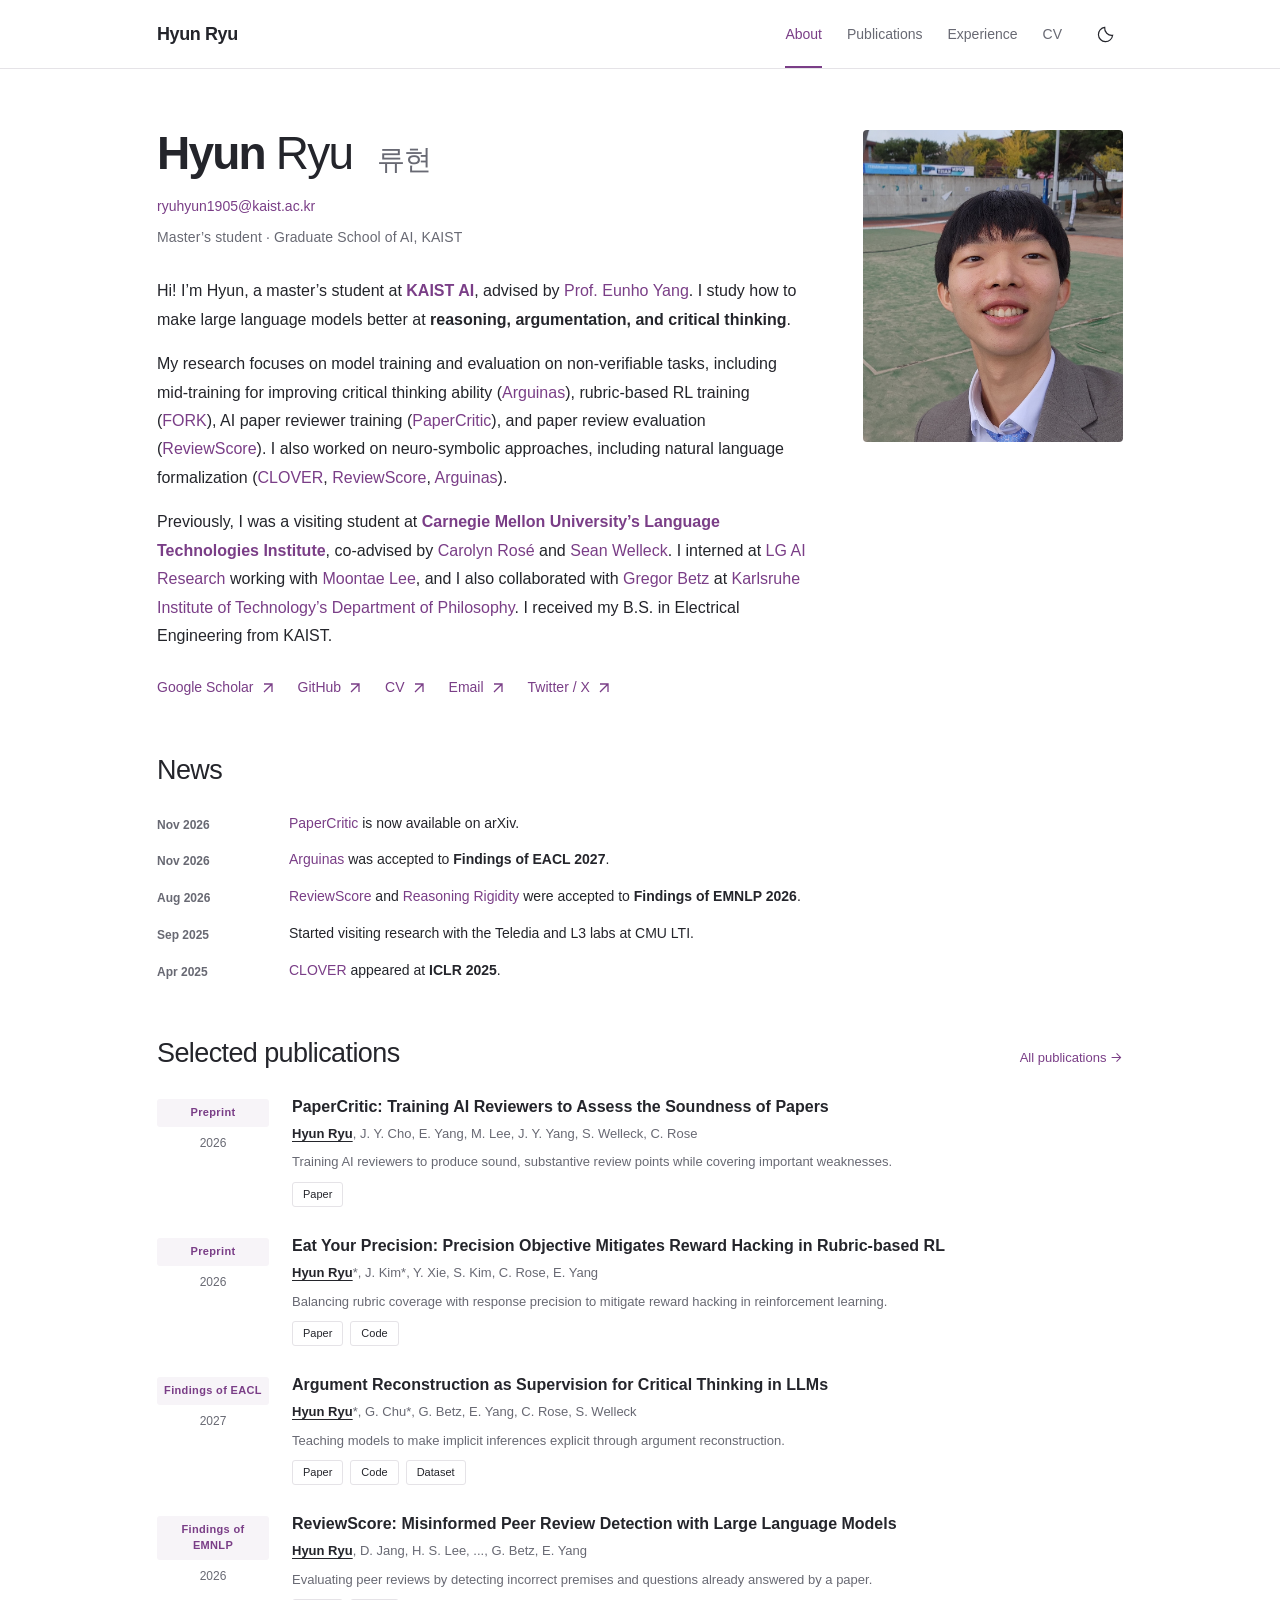
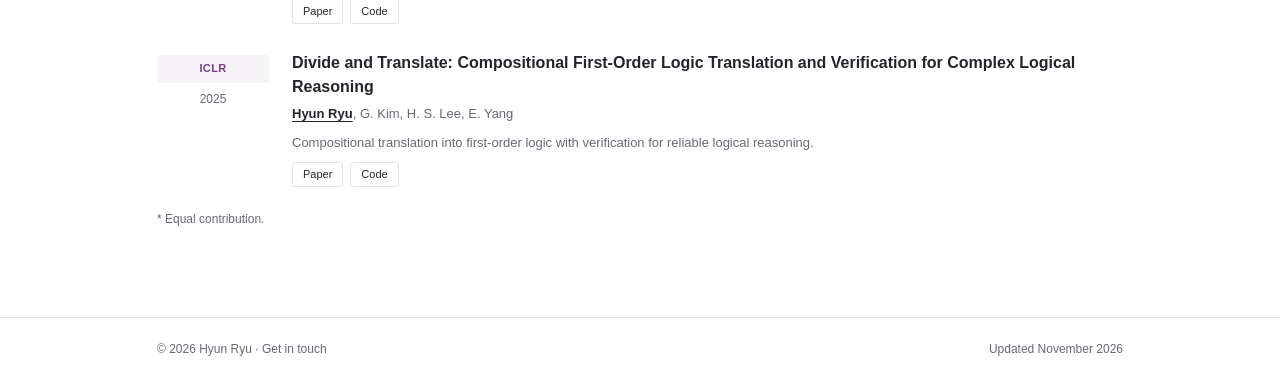
<file: index.html>
<!doctype html>
<html lang="en"><head><meta charset="utf-8"><meta name="viewport" content="width=device-width, initial-scale=1">
<title>Hyun Ryu | AI Researcher at KAIST</title><meta name="description" content="Hyun Ryu is a master’s student at KAIST researching LLM reasoning, argumentation, and reinforcement learning on non-verifiable tasks."><meta name="author" content="Hyun Ryu">
<meta name="theme-color" content="#7a3e87"><link rel="canonical" href="https://hyun-ryu.github.io/">
<meta property="og:title" content="Hyun Ryu | AI Researcher at KAIST"><meta property="og:description" content="Hyun Ryu is a master’s student at KAIST researching LLM reasoning, argumentation, and reinforcement learning on non-verifiable tasks."><meta property="og:type" content="website"><meta property="og:url" content="https://hyun-ryu.github.io/"><meta property="og:image" content="https://hyun-ryu.github.io/assets/hyun_casual.jpeg">
<link rel="icon" href="assets/favicon.svg" type="image/svg+xml"><link rel="stylesheet" href="assets/style.css">
<script>try{document.documentElement.dataset.theme=localStorage.getItem('hyun-theme')||'light'}catch{}</script>
<script src="assets/site.js" defer></script></head>
<body><a class="skip" href="#main">Skip to content</a><header><div class="nav-wrap"><a class="brand" href="index.html">Hyun Ryu</a><nav aria-label="Main navigation"><a href="index.html" aria-current="page">About</a><a href="publications.html">Publications</a><a href="experience.html">Experience</a><a href="assets/cv_hyun_2611_v2.pdf" target="_blank" rel="noopener">CV</a><button class="theme-toggle" type="button" aria-label="Switch to dark theme" title="Switch to dark theme"><svg class="moon" viewBox="0 0 24 24" fill="none" stroke="currentColor" stroke-width="1.5" aria-hidden="true"><path d="M21 13A9 9 0 0 1 11 3a9 9 0 1 0 10 10Z"/></svg><svg class="sun" viewBox="0 0 24 24" fill="none" stroke="currentColor" stroke-width="1.5" aria-hidden="true"><circle cx="12" cy="12" r="4"/><path d="M12 2v2m0 16v2M2 12h2m16 0h2M5 5l1.5 1.5m11 11L19 19M5 19l1.5-1.5m11-11L19 5"/></svg></button></nav></div></header>
<main class="container " id="main">
<section class="intro" aria-labelledby="name">
  <figure class="portrait"><img src="assets/hyun_casual.jpeg" alt="Hyun Ryu smiling outdoors" width="903" height="1081" fetchpriority="high"></figure>
  <div class="intro-copy"><h1 id="name"><strong>Hyun</strong> Ryu <span class="korean" lang="ko">류현</span></h1>
    <div class="intro-email"><a href="mailto:ryuhyun1905@kaist.ac.kr">ryuhyun1905@kaist.ac.kr</a></div>
    <p class="affiliation">Master’s student · Graduate School of AI, KAIST</p>
    <p>Hi! I’m Hyun, a master’s student at <strong><a href="https://gsai.kaist.ac.kr/" target="_blank" rel="noopener noreferrer">KAIST AI</a></strong>, advised by <a href="https://mli.kaist.ac.kr/people/" target="_blank" rel="noopener noreferrer">Prof. Eunho Yang</a>. I study how to make large language models better at <strong>reasoning, argumentation, and critical thinking</strong>.</p>
    <p>My research focuses on model training and evaluation on non-verifiable tasks, including mid-training for improving critical thinking ability (<a href="https://arxiv.org/abs/2603.17432" target="_blank" rel="noopener noreferrer">Arguinas</a>), rubric-based RL training (<a href="https://arxiv.org/abs/2610.33512" target="_blank" rel="noopener noreferrer">FORK</a>), AI paper reviewer training (<a href="https://arxiv.org/abs/2611.17834" target="_blank" rel="noopener noreferrer">PaperCritic</a>), and paper review evaluation (<a href="https://arxiv.org/abs/2509.21679" target="_blank" rel="noopener noreferrer">ReviewScore</a>). I also worked on neuro-symbolic approaches, including natural language formalization (<a href="https://openreview.net/forum?id=09FiNmvNMw" target="_blank" rel="noopener noreferrer">CLOVER</a>, <a href="https://arxiv.org/abs/2509.21679" target="_blank" rel="noopener noreferrer">ReviewScore</a>, <a href="https://arxiv.org/abs/2603.17432" target="_blank" rel="noopener noreferrer">Arguinas</a>).</p>
    <p>Previously, I was a visiting student at <strong><a href="https://www.lti.cs.cmu.edu/" target="_blank" rel="noopener noreferrer">Carnegie Mellon University’s Language Technologies Institute</a></strong>, co-advised by <a href="https://cp3a.github.io/" target="_blank" rel="noopener noreferrer">Carolyn Rosé</a> and <a href="https://wellecks.com/" target="_blank" rel="noopener noreferrer">Sean Welleck</a>. I interned at <a href="https://www.lgresearch.ai/" target="_blank" rel="noopener noreferrer">LG AI Research</a> working with <a href="https://moontae.github.io/" target="_blank" rel="noopener noreferrer">Moontae Lee</a>, and I also collaborated with <a href="https://www.gregorbetz.de/" target="_blank" rel="noopener noreferrer">Gregor Betz</a> at <a href="https://www.philosophie.kit.edu/" target="_blank" rel="noopener noreferrer">Karlsruhe Institute of Technology’s Department of Philosophy</a>. I received my B.S. in Electrical Engineering from KAIST.</p>
    <div class="contact-links" aria-label="Profile links"><a href="https://scholar.google.com/citations?user=DOoL4-QAAAAJ&amp;hl=en" target="_blank" rel="noopener noreferrer">Google Scholar <svg class="inline-icon" viewBox="0 0 16 16" fill="none" stroke="currentColor" stroke-width="1.3" aria-hidden="true"><path d="M4 12 12 4M4 4h8v8"/></svg></a><a href="https://github.com/Hyun-Ryu" target="_blank" rel="noopener noreferrer">GitHub <svg class="inline-icon" viewBox="0 0 16 16" fill="none" stroke="currentColor" stroke-width="1.3" aria-hidden="true"><path d="M4 12 12 4M4 4h8v8"/></svg></a><a href="assets/cv_hyun_2611_v2.pdf" target="_blank" rel="noopener">CV <svg class="inline-icon" viewBox="0 0 16 16" fill="none" stroke="currentColor" stroke-width="1.3" aria-hidden="true"><path d="M4 12 12 4M4 4h8v8"/></svg></a><a href="mailto:ryuhyun1905@kaist.ac.kr">Email <svg class="inline-icon" viewBox="0 0 16 16" fill="none" stroke="currentColor" stroke-width="1.3" aria-hidden="true"><path d="M4 12 12 4M4 4h8v8"/></svg></a><a href="https://x.com/hyuncho_1905" target="_blank" rel="noopener noreferrer">Twitter / X <svg class="inline-icon" viewBox="0 0 16 16" fill="none" stroke="currentColor" stroke-width="1.3" aria-hidden="true"><path d="M4 12 12 4M4 4h8v8"/></svg></a></div>
  </div>
</section>
<section class="section" id="news" aria-labelledby="news-title"><h2 id="news-title">News</h2><dl class="news">
<dt><time datetime="2026-11-16">Nov 2026</time></dt><dd><a href="https://arxiv.org/abs/2611.17834" target="_blank" rel="noopener noreferrer">PaperCritic</a> is now available on arXiv.</dd>
<dt><time datetime="2026-11-13">Nov 2026</time></dt><dd><a href="https://arxiv.org/abs/2603.17432" target="_blank" rel="noopener noreferrer">Arguinas</a> was accepted to <strong>Findings of EACL 2027</strong>.</dd>
<dt>Aug 2026</dt><dd><a href="https://arxiv.org/abs/2509.21679" target="_blank" rel="noopener noreferrer">ReviewScore</a> and <a href="https://arxiv.org/abs/2505.17225" target="_blank" rel="noopener noreferrer">Reasoning Rigidity</a> were accepted to <strong>Findings of EMNLP 2026</strong>.</dd>
<dt>Sep 2025</dt><dd>Started visiting research with the Teledia and L3 labs at CMU LTI.</dd>
<dt>Apr 2025</dt><dd><a href="https://openreview.net/forum?id=09FiNmvNMw" target="_blank" rel="noopener noreferrer">CLOVER</a> appeared at <strong>ICLR 2025</strong>.</dd>
</dl></section>
<section class="section" aria-labelledby="selected-title"><div class="section-heading"><h2 id="selected-title">Selected publications</h2><a href="publications.html">All publications <svg class="inline-icon" viewBox="0 0 16 16" fill="none" stroke="currentColor" stroke-width="1.3" aria-hidden="true"><path d="M2 8h11M8 3l5 5-5 5"/></svg></a></div><div class="publications"><article class="publication" data-pub-type="preprint">
      <div class="venue"><span>Preprint</span><time datetime="2026">2026</time></div>
      <div class="pub-content"><h3><a href="https://arxiv.org/abs/2611.17834" target="_blank" rel="noopener noreferrer">PaperCritic: Training AI Reviewers to Assess the Soundness of Papers</a></h3><p class="authors"><strong>Hyun Ryu</strong>, J. Y. Cho, E. Yang, M. Lee, J. Y. Yang, S. Welleck, C. Rose</p><p class="pub-summary">Training AI reviewers to produce sound, substantive review points while covering important weaknesses.</p><div class="resource-links" aria-label="Publication resources"><a href="https://arxiv.org/abs/2611.17834" target="_blank" rel="noopener noreferrer">Paper</a></div></div>
    </article><article class="publication" data-pub-type="preprint">
      <div class="venue"><span>Preprint</span><time datetime="2026">2026</time></div>
      <div class="pub-content"><h3><a href="https://arxiv.org/abs/2610.33512" target="_blank" rel="noopener noreferrer">Eat Your Precision: Precision Objective Mitigates Reward Hacking in Rubric-based RL</a></h3><p class="authors"><strong>Hyun Ryu</strong>*, J. Kim*, Y. Xie, S. Kim, C. Rose, E. Yang</p><p class="pub-summary">Balancing rubric coverage with response precision to mitigate reward hacking in reinforcement learning.</p><div class="resource-links" aria-label="Publication resources"><a href="https://arxiv.org/abs/2610.33512" target="_blank" rel="noopener noreferrer">Paper</a><a href="https://github.com/JHKim631/FORK" target="_blank" rel="noopener noreferrer">Code</a></div></div>
    </article><article class="publication" data-pub-type="published">
      <div class="venue"><span>Findings of EACL</span><time datetime="2027">2027</time></div>
      <div class="pub-content"><h3><a href="https://arxiv.org/abs/2603.17432" target="_blank" rel="noopener noreferrer">Argument Reconstruction as Supervision for Critical Thinking in LLMs</a></h3><p class="authors"><strong>Hyun Ryu</strong>*, G. Chu*, G. Betz, E. Yang, C. Rose, S. Welleck</p><p class="pub-summary">Teaching models to make implicit inferences explicit through argument reconstruction.</p><div class="resource-links" aria-label="Publication resources"><a href="https://arxiv.org/abs/2603.17432" target="_blank" rel="noopener noreferrer">Paper</a><a href="https://github.com/GyoukChu/Arguinas" target="_blank" rel="noopener noreferrer">Code</a><a href="https://huggingface.co/datasets/ChuGyouk/Arguinas" target="_blank" rel="noopener noreferrer">Dataset</a></div></div>
    </article><article class="publication" data-pub-type="published">
      <div class="venue"><span>Findings of EMNLP</span><time datetime="2026">2026</time></div>
      <div class="pub-content"><h3><a href="https://arxiv.org/abs/2509.21679" target="_blank" rel="noopener noreferrer">ReviewScore: Misinformed Peer Review Detection with Large Language Models</a></h3><p class="authors"><strong>Hyun Ryu</strong>, D. Jang, H. S. Lee, ..., G. Betz, E. Yang</p><p class="pub-summary">Evaluating peer reviews by detecting incorrect premises and questions already answered by a paper.</p><div class="resource-links" aria-label="Publication resources"><a href="https://arxiv.org/abs/2509.21679" target="_blank" rel="noopener noreferrer">Paper</a><a href="https://github.com/Hyun-Ryu/ReivewScore" target="_blank" rel="noopener noreferrer">Code</a></div></div>
    </article><article class="publication" data-pub-type="published">
      <div class="venue"><span>ICLR</span><time datetime="2025">2025</time></div>
      <div class="pub-content"><h3><a href="https://openreview.net/forum?id=09FiNmvNMw" target="_blank" rel="noopener noreferrer">Divide and Translate: Compositional First-Order Logic Translation and Verification for Complex Logical Reasoning</a></h3><p class="authors"><strong>Hyun Ryu</strong>, G. Kim, H. S. Lee, E. Yang</p><p class="pub-summary">Compositional translation into first-order logic with verification for reliable logical reasoning.</p><div class="resource-links" aria-label="Publication resources"><a href="https://openreview.net/forum?id=09FiNmvNMw" target="_blank" rel="noopener noreferrer">Paper</a><a href="https://github.com/Hyun-Ryu/clover" target="_blank" rel="noopener noreferrer">Code</a></div></div>
    </article></div><p class="equal-note">* Equal contribution.</p></section>
</main>
<footer class="footer"><div class="container footer-inner"><span>© 2026 Hyun Ryu <span aria-hidden="true">·</span> <a href="mailto:ryuhyun1905@kaist.ac.kr">Get in touch</a></span><span>Updated November 2026</span></div></footer></body></html>
</file>
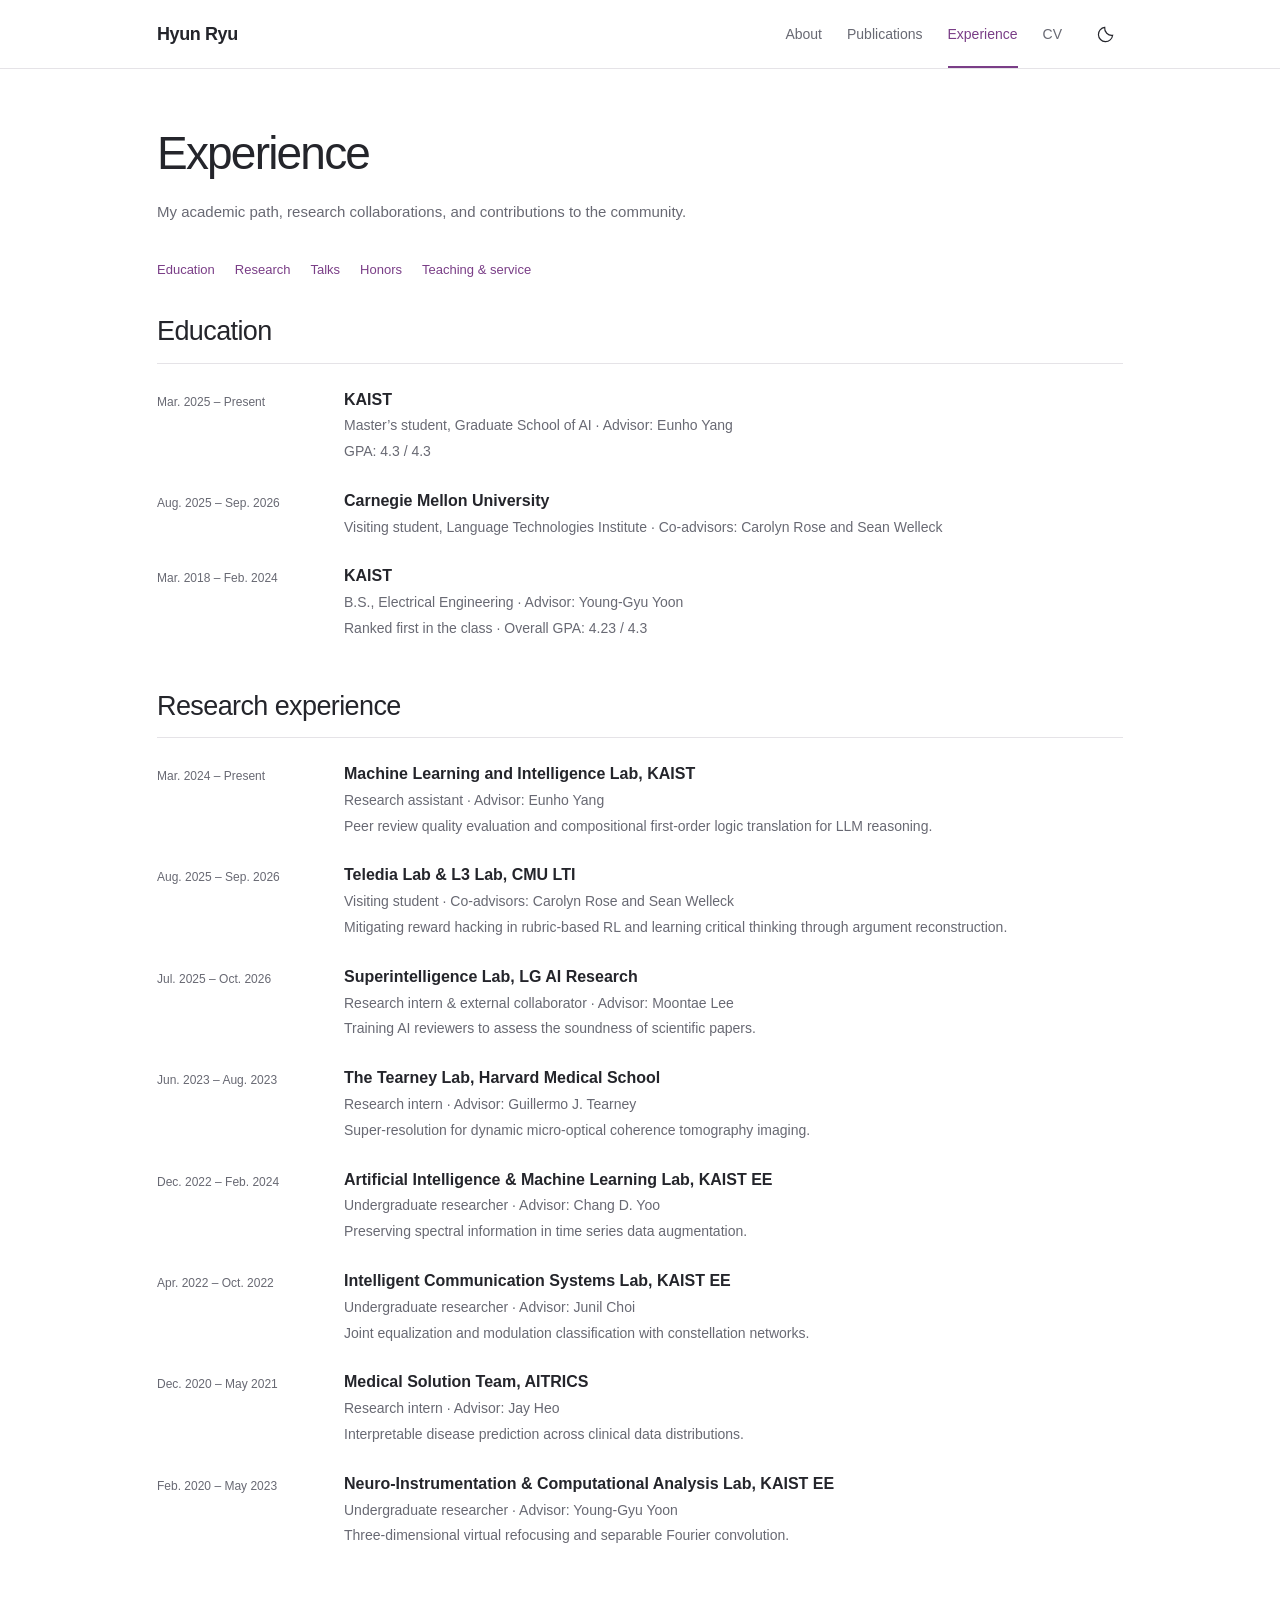
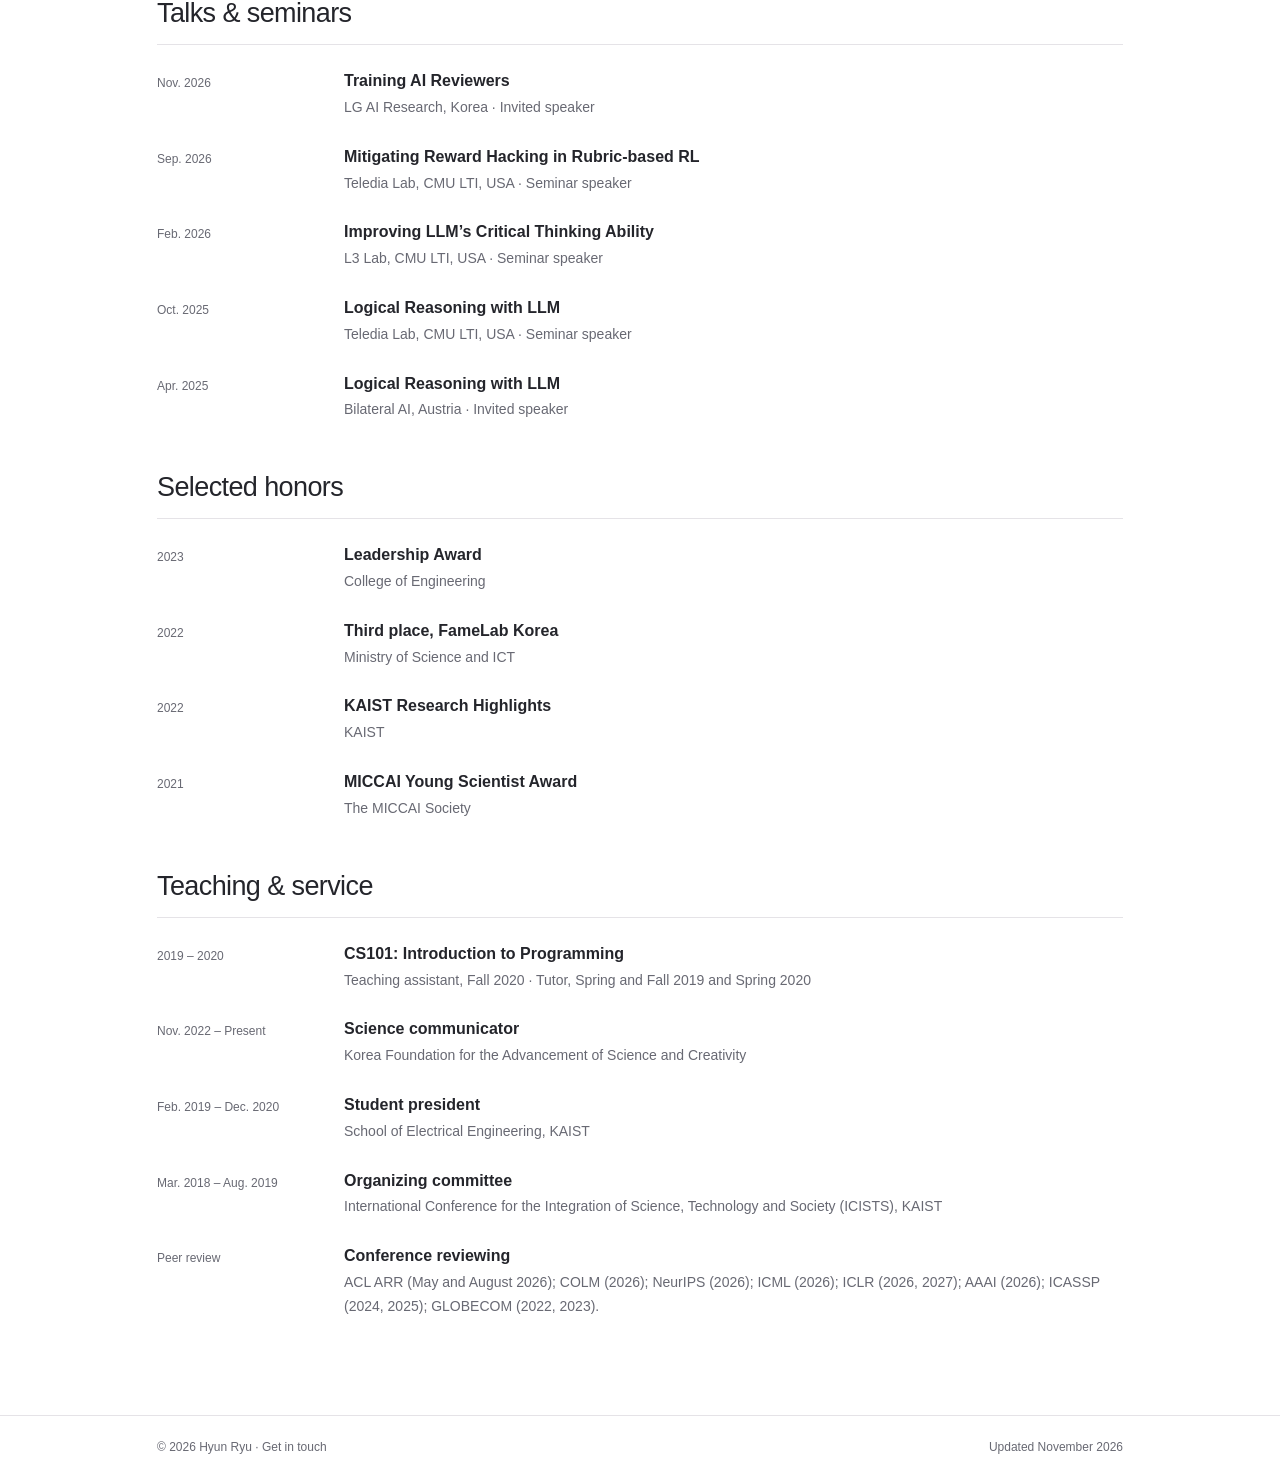
<file: experience.html>
<!doctype html>
<html lang="en"><head><meta charset="utf-8"><meta name="viewport" content="width=device-width, initial-scale=1">
<title>Experience | Hyun Ryu</title><meta name="description" content="Hyun Ryu is a master’s student at KAIST researching LLM reasoning, argumentation, and reinforcement learning on non-verifiable tasks."><meta name="author" content="Hyun Ryu">
<meta name="theme-color" content="#7a3e87"><link rel="canonical" href="https://hyun-ryu.github.io/experience.html">
<meta property="og:title" content="Experience | Hyun Ryu"><meta property="og:description" content="Hyun Ryu is a master’s student at KAIST researching LLM reasoning, argumentation, and reinforcement learning on non-verifiable tasks."><meta property="og:type" content="website"><meta property="og:url" content="https://hyun-ryu.github.io/experience.html"><meta property="og:image" content="https://hyun-ryu.github.io/assets/hyun_casual.jpeg">
<link rel="icon" href="assets/favicon.svg" type="image/svg+xml"><link rel="stylesheet" href="assets/style.css">
<script>try{document.documentElement.dataset.theme=localStorage.getItem('hyun-theme')||'light'}catch{}</script>
<script src="assets/site.js" defer></script></head>
<body><a class="skip" href="#main">Skip to content</a><header><div class="nav-wrap"><a class="brand" href="index.html">Hyun Ryu</a><nav aria-label="Main navigation"><a href="index.html">About</a><a href="publications.html">Publications</a><a href="experience.html" aria-current="page">Experience</a><a href="assets/cv_hyun_2611_v2.pdf" target="_blank" rel="noopener">CV</a><button class="theme-toggle" type="button" aria-label="Switch to dark theme" title="Switch to dark theme"><svg class="moon" viewBox="0 0 24 24" fill="none" stroke="currentColor" stroke-width="1.5" aria-hidden="true"><path d="M21 13A9 9 0 0 1 11 3a9 9 0 1 0 10 10Z"/></svg><svg class="sun" viewBox="0 0 24 24" fill="none" stroke="currentColor" stroke-width="1.5" aria-hidden="true"><circle cx="12" cy="12" r="4"/><path d="M12 2v2m0 16v2M2 12h2m16 0h2M5 5l1.5 1.5m11 11L19 19M5 19l1.5-1.5m11-11L19 5"/></svg></button></nav></div></header>
<main class="container experience-page" id="main"><h1>Experience</h1><p class="page-lead">My academic path, research collaborations, and contributions to the community.</p><div class="section-index"><a href="#education">Education</a><a href="#research-experience">Research</a><a href="#talks">Talks</a><a href="#honors">Honors</a><a href="#service">Teaching &amp; service</a></div><section id="education" aria-labelledby="education-title">
  <h2 id="education-title">Education</h2>
  <div class="timeline-item">
    <div class="when">Mar. 2025 – Present</div>
    <div class="entry"><h3>KAIST</h3><p>Master’s student, Graduate School of AI · Advisor: Eunho Yang</p><p>GPA: 4.3 / 4.3</p></div>
  </div>
  <div class="timeline-item">
    <div class="when">Aug. 2025 – Sep. 2026</div>
    <div class="entry"><h3>Carnegie Mellon University</h3><p>Visiting student, Language Technologies Institute · Co-advisors: Carolyn Rose and Sean Welleck</p></div>
  </div>
  <div class="timeline-item">
    <div class="when">Mar. 2018 – Feb. 2024</div>
    <div class="entry"><h3>KAIST</h3><p>B.S., Electrical Engineering · Advisor: Young-Gyu Yoon</p><p>Ranked first in the class · Overall GPA: 4.23 / 4.3</p></div>
  </div>
</section>

<section id="research-experience" aria-labelledby="research-experience-title">
  <h2 id="research-experience-title">Research experience</h2>
  <div class="timeline-item">
    <div class="when">Mar. 2024 – Present</div>
    <div class="entry"><h3>Machine Learning and Intelligence Lab, KAIST</h3><p>Research assistant · Advisor: Eunho Yang</p><p>Peer review quality evaluation and compositional first-order logic translation for LLM reasoning.</p></div>
  </div>
  <div class="timeline-item">
    <div class="when">Aug. 2025 – Sep. 2026</div>
    <div class="entry"><h3>Teledia Lab &amp; L3 Lab, CMU LTI</h3><p>Visiting student · Co-advisors: Carolyn Rose and Sean Welleck</p><p>Mitigating reward hacking in rubric-based RL and learning critical thinking through argument reconstruction.</p></div>
  </div>
  <div class="timeline-item">
    <div class="when">Jul. 2025 – Oct. 2026</div>
    <div class="entry"><h3>Superintelligence Lab, LG AI Research</h3><p>Research intern &amp; external collaborator · Advisor: Moontae Lee</p><p>Training AI reviewers to assess the soundness of scientific papers.</p></div>
  </div>
  <div class="timeline-item">
    <div class="when">Jun. 2023 – Aug. 2023</div>
    <div class="entry"><h3>The Tearney Lab, Harvard Medical School</h3><p>Research intern · Advisor: Guillermo J. Tearney</p><p>Super-resolution for dynamic micro-optical coherence tomography imaging.</p></div>
  </div>
  <div class="timeline-item">
    <div class="when">Dec. 2022 – Feb. 2024</div>
    <div class="entry"><h3>Artificial Intelligence &amp; Machine Learning Lab, KAIST EE</h3><p>Undergraduate researcher · Advisor: Chang D. Yoo</p><p>Preserving spectral information in time series data augmentation.</p></div>
  </div>
  <div class="timeline-item">
    <div class="when">Apr. 2022 – Oct. 2022</div>
    <div class="entry"><h3>Intelligent Communication Systems Lab, KAIST EE</h3><p>Undergraduate researcher · Advisor: Junil Choi</p><p>Joint equalization and modulation classification with constellation networks.</p></div>
  </div>
  <div class="timeline-item">
    <div class="when">Dec. 2020 – May 2021</div>
    <div class="entry"><h3>Medical Solution Team, AITRICS</h3><p>Research intern · Advisor: Jay Heo</p><p>Interpretable disease prediction across clinical data distributions.</p></div>
  </div>
  <div class="timeline-item">
    <div class="when">Feb. 2020 – May 2023</div>
    <div class="entry"><h3>Neuro-Instrumentation &amp; Computational Analysis Lab, KAIST EE</h3><p>Undergraduate researcher · Advisor: Young-Gyu Yoon</p><p>Three-dimensional virtual refocusing and separable Fourier convolution.</p></div>
  </div>
</section>

<section id="talks" aria-labelledby="talks-title">
  <h2 id="talks-title">Talks &amp; seminars</h2>
  <div class="timeline-item"><div class="when">Nov. 2026</div><div class="entry"><h3>Training AI Reviewers</h3><p>LG AI Research, Korea · Invited speaker</p></div></div>
  <div class="timeline-item"><div class="when">Sep. 2026</div><div class="entry"><h3>Mitigating Reward Hacking in Rubric-based RL</h3><p>Teledia Lab, CMU LTI, USA · Seminar speaker</p></div></div>
  <div class="timeline-item"><div class="when">Feb. 2026</div><div class="entry"><h3>Improving LLM’s Critical Thinking Ability</h3><p>L3 Lab, CMU LTI, USA · Seminar speaker</p></div></div>
  <div class="timeline-item"><div class="when">Oct. 2025</div><div class="entry"><h3>Logical Reasoning with LLM</h3><p>Teledia Lab, CMU LTI, USA · Seminar speaker</p></div></div>
  <div class="timeline-item"><div class="when">Apr. 2025</div><div class="entry"><h3>Logical Reasoning with LLM</h3><p>Bilateral AI, Austria · Invited speaker</p></div></div>
</section>

<section id="honors" aria-labelledby="honors-title">
  <h2 id="honors-title">Selected honors</h2>
  <div class="timeline-item"><div class="when">2023</div><div class="entry"><h3>Leadership Award</h3><p>College of Engineering</p></div></div>
  <div class="timeline-item"><div class="when">2022</div><div class="entry"><h3>Third place, FameLab Korea</h3><p>Ministry of Science and ICT</p></div></div>
  <div class="timeline-item"><div class="when">2022</div><div class="entry"><h3>KAIST Research Highlights</h3><p>KAIST</p></div></div>
  <div class="timeline-item"><div class="when">2021</div><div class="entry"><h3>MICCAI Young Scientist Award</h3><p>The MICCAI Society</p></div></div>
</section>

<section id="service" aria-labelledby="service-title">
  <h2 id="service-title">Teaching &amp; service</h2>
  <div class="timeline-item"><div class="when">2019 – 2020</div><div class="entry"><h3>CS101: Introduction to Programming</h3><p>Teaching assistant, Fall 2020 · Tutor, Spring and Fall 2019 and Spring 2020</p></div></div>
  <div class="timeline-item"><div class="when">Nov. 2022 – Present</div><div class="entry"><h3>Science communicator</h3><p>Korea Foundation for the Advancement of Science and Creativity</p></div></div>
  <div class="timeline-item"><div class="when">Feb. 2019 – Dec. 2020</div><div class="entry"><h3>Student president</h3><p>School of Electrical Engineering, KAIST</p></div></div>
  <div class="timeline-item"><div class="when">Mar. 2018 – Aug. 2019</div><div class="entry"><h3>Organizing committee</h3><p>International Conference for the Integration of Science, Technology and Society (ICISTS), KAIST</p></div></div>
  <div class="timeline-item"><div class="when">Peer review</div><div class="entry"><h3>Conference reviewing</h3><p>ACL ARR (May and August 2026); COLM (2026); NeurIPS (2026); ICML (2026); ICLR (2026, 2027); AAAI (2026); ICASSP (2024, 2025); GLOBECOM (2022, 2023).</p></div></div>
</section>
</main>
<footer class="footer"><div class="container footer-inner"><span>© 2026 Hyun Ryu <span aria-hidden="true">·</span> <a href="mailto:ryuhyun1905@kaist.ac.kr">Get in touch</a></span><span>Updated November 2026</span></div></footer></body></html>
</file>
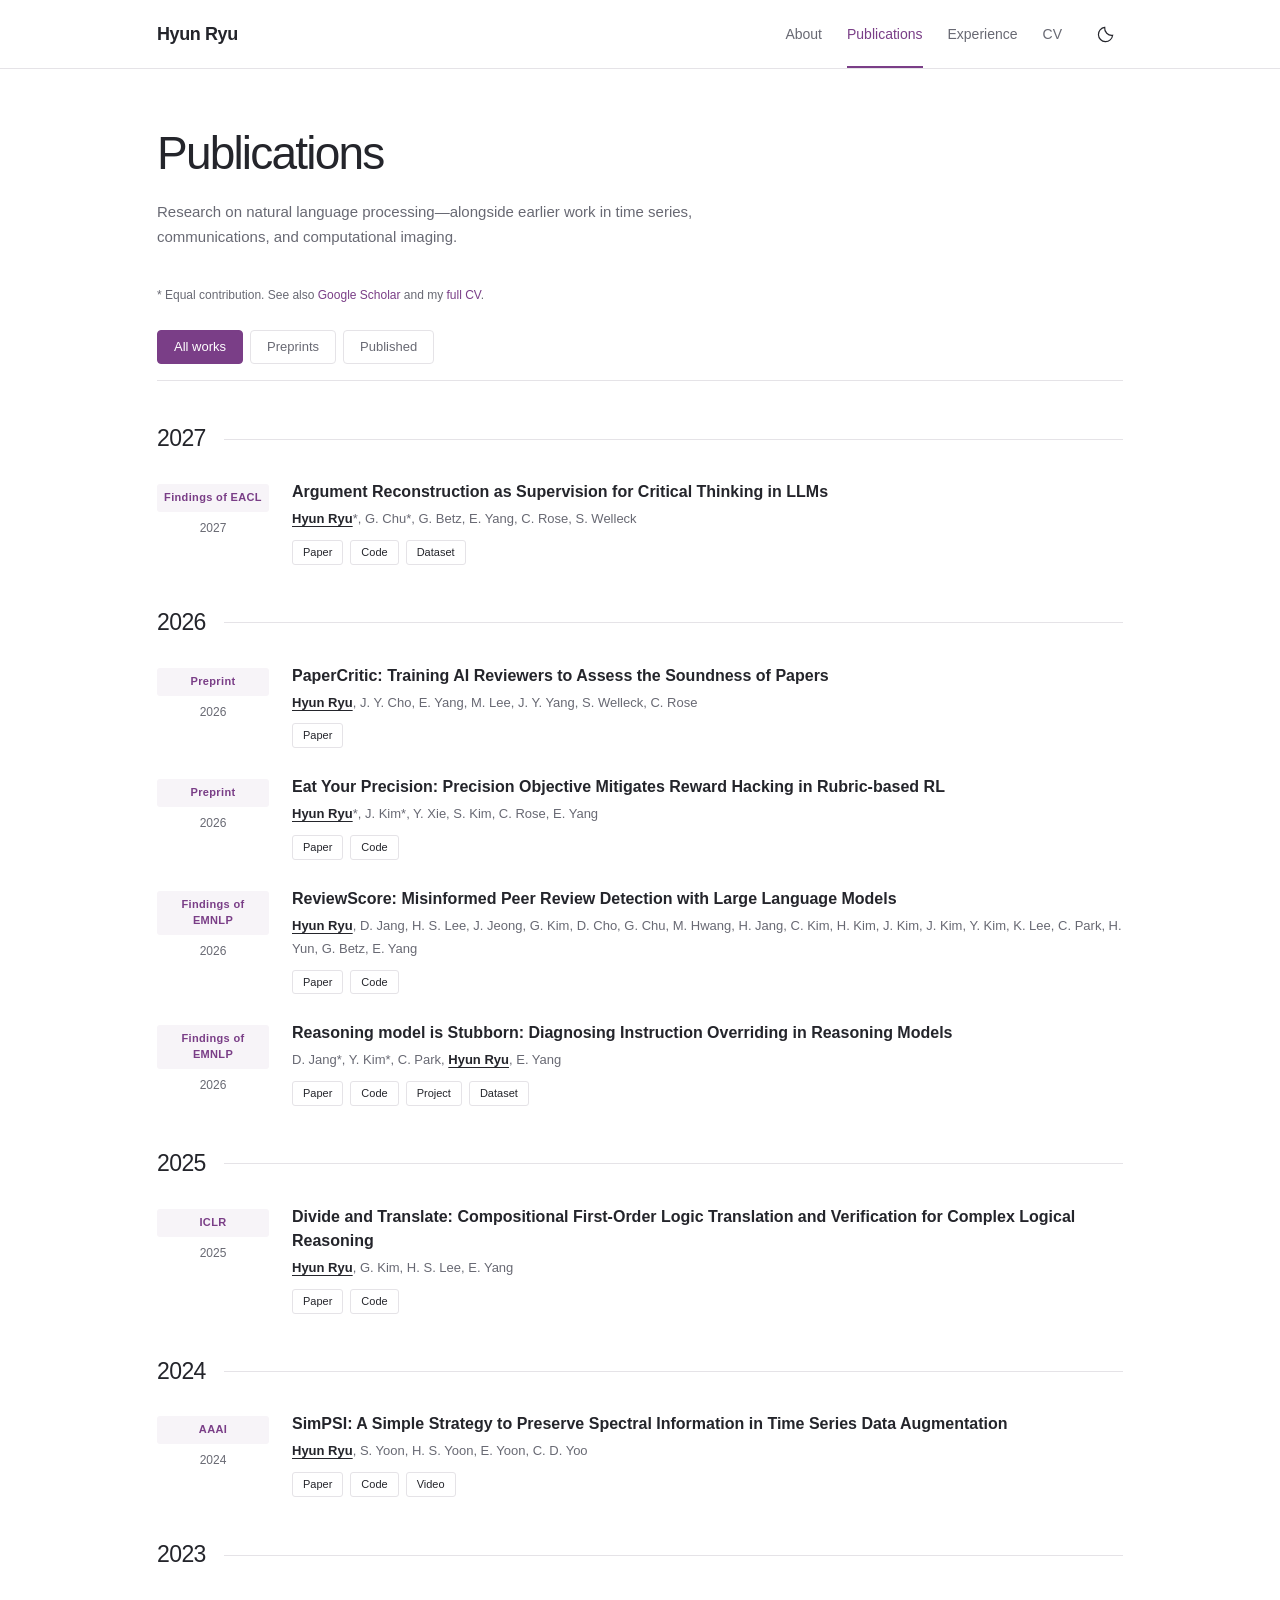
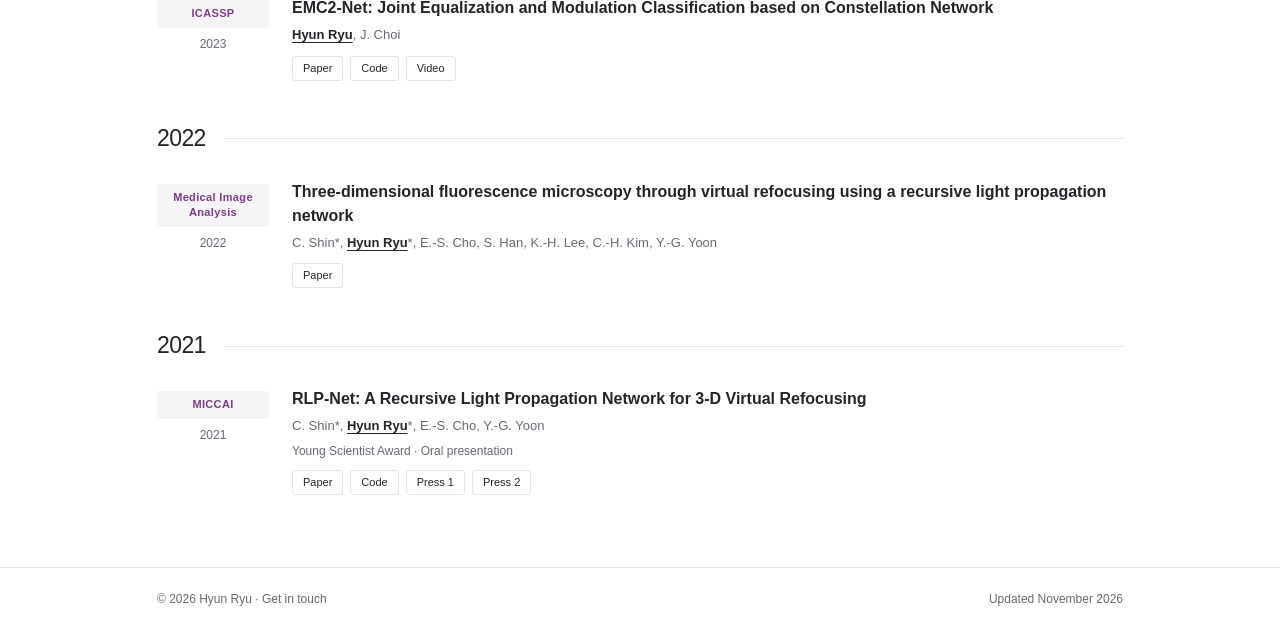
<file: publications.html>
<!doctype html>
<html lang="en"><head><meta charset="utf-8"><meta name="viewport" content="width=device-width, initial-scale=1">
<title>Publications | Hyun Ryu</title><meta name="description" content="Hyun Ryu is a master’s student at KAIST researching LLM reasoning, argumentation, and reinforcement learning on non-verifiable tasks."><meta name="author" content="Hyun Ryu">
<meta name="theme-color" content="#7a3e87"><link rel="canonical" href="https://hyun-ryu.github.io/publications.html">
<meta property="og:title" content="Publications | Hyun Ryu"><meta property="og:description" content="Hyun Ryu is a master’s student at KAIST researching LLM reasoning, argumentation, and reinforcement learning on non-verifiable tasks."><meta property="og:type" content="website"><meta property="og:url" content="https://hyun-ryu.github.io/publications.html"><meta property="og:image" content="https://hyun-ryu.github.io/assets/hyun_casual.jpeg">
<link rel="icon" href="assets/favicon.svg" type="image/svg+xml"><link rel="stylesheet" href="assets/style.css">
<script>try{document.documentElement.dataset.theme=localStorage.getItem('hyun-theme')||'light'}catch{}</script>
<script src="assets/site.js" defer></script></head>
<body><a class="skip" href="#main">Skip to content</a><header><div class="nav-wrap"><a class="brand" href="index.html">Hyun Ryu</a><nav aria-label="Main navigation"><a href="index.html">About</a><a href="publications.html" aria-current="page">Publications</a><a href="experience.html">Experience</a><a href="assets/cv_hyun_2611_v2.pdf" target="_blank" rel="noopener">CV</a><button class="theme-toggle" type="button" aria-label="Switch to dark theme" title="Switch to dark theme"><svg class="moon" viewBox="0 0 24 24" fill="none" stroke="currentColor" stroke-width="1.5" aria-hidden="true"><path d="M21 13A9 9 0 0 1 11 3a9 9 0 1 0 10 10Z"/></svg><svg class="sun" viewBox="0 0 24 24" fill="none" stroke="currentColor" stroke-width="1.5" aria-hidden="true"><circle cx="12" cy="12" r="4"/><path d="M12 2v2m0 16v2M2 12h2m16 0h2M5 5l1.5 1.5m11 11L19 19M5 19l1.5-1.5m11-11L19 5"/></svg></button></nav></div></header>
<main class="container " id="main"><h1>Publications</h1><p class="page-lead">Research on natural language processing—alongside earlier work in time series, communications, and computational imaging.</p>
<p class="equal-note">* Equal contribution. See also <a href="https://scholar.google.com/citations?user=DOoL4-QAAAAJ&amp;hl=en" target="_blank" rel="noopener noreferrer">Google Scholar</a> and my <a href="assets/cv_hyun_2611_v2.pdf" target="_blank" rel="noopener">full CV</a>.</p>
<div class="filter-bar" role="group" aria-label="Filter publications"><button type="button" data-filter="all" aria-pressed="true">All works</button><button type="button" data-filter="preprint" aria-pressed="false">Preprints</button><button type="button" data-filter="published" aria-pressed="false">Published</button></div>
<span id="filter-status" role="status" class="visually-hidden">Showing 10 publications</span><section class="publication-group" aria-labelledby="year-2027"><h2 class="year-heading" id="year-2027">2027</h2><div class="publications"><article class="publication" data-pub-type="published">
      <div class="venue"><span>Findings of EACL</span><time datetime="2027">2027</time></div>
      <div class="pub-content"><h3><a href="https://arxiv.org/abs/2603.17432" target="_blank" rel="noopener noreferrer">Argument Reconstruction as Supervision for Critical Thinking in LLMs</a></h3><p class="authors"><strong>Hyun Ryu</strong>*, G. Chu*, G. Betz, E. Yang, C. Rose, S. Welleck</p><div class="resource-links" aria-label="Publication resources"><a href="https://arxiv.org/abs/2603.17432" target="_blank" rel="noopener noreferrer">Paper</a><a href="https://github.com/GyoukChu/Arguinas" target="_blank" rel="noopener noreferrer">Code</a><a href="https://huggingface.co/datasets/ChuGyouk/Arguinas" target="_blank" rel="noopener noreferrer">Dataset</a></div></div>
    </article></div></section><section class="publication-group" aria-labelledby="year-2026"><h2 class="year-heading" id="year-2026">2026</h2><div class="publications"><article class="publication" data-pub-type="preprint" id="papercritic">
      <div class="venue"><span>Preprint</span><time datetime="2026">2026</time></div>
      <div class="pub-content"><h3><a href="https://arxiv.org/abs/2611.17834" target="_blank" rel="noopener noreferrer">PaperCritic: Training AI Reviewers to Assess the Soundness of Papers</a></h3><p class="authors"><strong>Hyun Ryu</strong>, J. Y. Cho, E. Yang, M. Lee, J. Y. Yang, S. Welleck, C. Rose</p><div class="resource-links" aria-label="Publication resources"><a href="https://arxiv.org/abs/2611.17834" target="_blank" rel="noopener noreferrer">Paper</a></div></div>
    </article><article class="publication" data-pub-type="preprint">
      <div class="venue"><span>Preprint</span><time datetime="2026">2026</time></div>
      <div class="pub-content"><h3><a href="https://arxiv.org/abs/2610.33512" target="_blank" rel="noopener noreferrer">Eat Your Precision: Precision Objective Mitigates Reward Hacking in Rubric-based RL</a></h3><p class="authors"><strong>Hyun Ryu</strong>*, J. Kim*, Y. Xie, S. Kim, C. Rose, E. Yang</p><div class="resource-links" aria-label="Publication resources"><a href="https://arxiv.org/abs/2610.33512" target="_blank" rel="noopener noreferrer">Paper</a><a href="https://github.com/JHKim631/FORK" target="_blank" rel="noopener noreferrer">Code</a></div></div>
    </article><article class="publication" data-pub-type="published">
      <div class="venue"><span>Findings of EMNLP</span><time datetime="2026">2026</time></div>
      <div class="pub-content"><h3><a href="https://arxiv.org/abs/2509.21679" target="_blank" rel="noopener noreferrer">ReviewScore: Misinformed Peer Review Detection with Large Language Models</a></h3><p class="authors"><strong>Hyun Ryu</strong>, D. Jang, H. S. Lee, J. Jeong, G. Kim, D. Cho, G. Chu, M. Hwang, H. Jang, C. Kim, H. Kim, J. Kim, J. Kim, Y. Kim, K. Lee, C. Park, H. Yun, G. Betz, E. Yang</p><div class="resource-links" aria-label="Publication resources"><a href="https://arxiv.org/abs/2509.21679" target="_blank" rel="noopener noreferrer">Paper</a><a href="https://github.com/Hyun-Ryu/ReivewScore" target="_blank" rel="noopener noreferrer">Code</a></div></div>
    </article><article class="publication" data-pub-type="published">
      <div class="venue"><span>Findings of EMNLP</span><time datetime="2026">2026</time></div>
      <div class="pub-content"><h3><a href="http://arxiv.org/abs/2505.17225" target="_blank" rel="noopener noreferrer">Reasoning model is Stubborn: Diagnosing Instruction Overriding in Reasoning Models</a></h3><p class="authors">D. Jang*, Y. Kim*, C. Park, <strong>Hyun Ryu</strong>, E. Yang</p><div class="resource-links" aria-label="Publication resources"><a href="http://arxiv.org/abs/2505.17225" target="_blank" rel="noopener noreferrer">Paper</a><a href="https://github.com/ReasoningTrap/ReasoningTrap" target="_blank" rel="noopener noreferrer">Code</a><a href="https://reasoningtrap.github.io/" target="_blank" rel="noopener noreferrer">Project</a><a href="https://huggingface.co/ReasoningTrap" target="_blank" rel="noopener noreferrer">Dataset</a></div></div>
    </article></div></section><section class="publication-group" aria-labelledby="year-2025"><h2 class="year-heading" id="year-2025">2025</h2><div class="publications"><article class="publication" data-pub-type="published">
      <div class="venue"><span>ICLR</span><time datetime="2025">2025</time></div>
      <div class="pub-content"><h3><a href="https://openreview.net/forum?id=09FiNmvNMw" target="_blank" rel="noopener noreferrer">Divide and Translate: Compositional First-Order Logic Translation and Verification for Complex Logical Reasoning</a></h3><p class="authors"><strong>Hyun Ryu</strong>, G. Kim, H. S. Lee, E. Yang</p><div class="resource-links" aria-label="Publication resources"><a href="https://openreview.net/forum?id=09FiNmvNMw" target="_blank" rel="noopener noreferrer">Paper</a><a href="https://github.com/Hyun-Ryu/clover" target="_blank" rel="noopener noreferrer">Code</a></div></div>
    </article></div></section><section class="publication-group" aria-labelledby="year-2024"><h2 class="year-heading" id="year-2024">2024</h2><div class="publications"><article class="publication" data-pub-type="published">
      <div class="venue"><span>AAAI</span><time datetime="2024">2024</time></div>
      <div class="pub-content"><h3><a href="https://ojs.aaai.org/index.php/AAAI/article/view/29405" target="_blank" rel="noopener noreferrer">SimPSI: A Simple Strategy to Preserve Spectral Information in Time Series Data Augmentation</a></h3><p class="authors"><strong>Hyun Ryu</strong>, S. Yoon, H. S. Yoon, E. Yoon, C. D. Yoo</p><div class="resource-links" aria-label="Publication resources"><a href="https://ojs.aaai.org/index.php/AAAI/article/view/29405" target="_blank" rel="noopener noreferrer">Paper</a><a href="https://github.com/Hyun-Ryu/simpsi" target="_blank" rel="noopener noreferrer">Code</a><a href="https://underline.io/lecture/93808-simpsi-a-simple-strategy-to-preserve-spectral-information-in-time-series-data-augmentation" target="_blank" rel="noopener noreferrer">Video</a></div></div>
    </article></div></section><section class="publication-group" aria-labelledby="year-2023"><h2 class="year-heading" id="year-2023">2023</h2><div class="publications"><article class="publication" data-pub-type="published">
      <div class="venue"><span>ICASSP</span><time datetime="2023">2023</time></div>
      <div class="pub-content"><h3><a href="https://ieeexplore.ieee.org/abstract/document/10096687" target="_blank" rel="noopener noreferrer">EMC2-Net: Joint Equalization and Modulation Classification based on Constellation Network</a></h3><p class="authors"><strong>Hyun Ryu</strong>, J. Choi</p><div class="resource-links" aria-label="Publication resources"><a href="https://ieeexplore.ieee.org/abstract/document/10096687" target="_blank" rel="noopener noreferrer">Paper</a><a href="https://github.com/Hyun-Ryu/emc2net" target="_blank" rel="noopener noreferrer">Code</a><a href="https://sigport.org/documents/emc%C2%B2-net-joint-equalization-and-modulation-classification-based-constellation-network" target="_blank" rel="noopener noreferrer">Video</a></div></div>
    </article></div></section><section class="publication-group" aria-labelledby="year-2022"><h2 class="year-heading" id="year-2022">2022</h2><div class="publications"><article class="publication" data-pub-type="published">
      <div class="venue"><span>Medical Image Analysis</span><time datetime="2022">2022</time></div>
      <div class="pub-content"><h3><a href="https://www.sciencedirect.com/science/article/pii/S1361841522002328" target="_blank" rel="noopener noreferrer">Three-dimensional fluorescence microscopy through virtual refocusing using a recursive light propagation network</a></h3><p class="authors">C. Shin*, <strong>Hyun Ryu</strong>*, E.-S. Cho, S. Han, K.-H. Lee, C.-H. Kim, Y.-G. Yoon</p><div class="resource-links" aria-label="Publication resources"><a href="https://www.sciencedirect.com/science/article/pii/S1361841522002328" target="_blank" rel="noopener noreferrer">Paper</a></div></div>
    </article></div></section><section class="publication-group" aria-labelledby="year-2021"><h2 class="year-heading" id="year-2021">2021</h2><div class="publications"><article class="publication" data-pub-type="published">
      <div class="venue"><span>MICCAI</span><time datetime="2021">2021</time></div>
      <div class="pub-content"><h3><a href="https://link.springer.com/chapter/10.1007/978-3-030-87231-1_18" target="_blank" rel="noopener noreferrer">RLP-Net: A Recursive Light Propagation Network for 3-D Virtual Refocusing</a></h3><p class="authors">C. Shin*, <strong>Hyun Ryu</strong>*, E.-S. Cho, Y.-G. Yoon</p><p class="pub-status">Young Scientist Award · Oral presentation</p><div class="resource-links" aria-label="Publication resources"><a href="https://link.springer.com/chapter/10.1007/978-3-030-87231-1_18" target="_blank" rel="noopener noreferrer">Paper</a><a href="https://github.com/NICALab/rlpnet" target="_blank" rel="noopener noreferrer">Code</a><a href="https://www.donga.com/news/article/all/20211008/109624573/1" target="_blank" rel="noopener noreferrer">Press 1</a><a href="https://www.news1.kr/articles/?4455808" target="_blank" rel="noopener noreferrer">Press 2</a></div></div>
    </article></div></section></main>
<footer class="footer"><div class="container footer-inner"><span>© 2026 Hyun Ryu <span aria-hidden="true">·</span> <a href="mailto:ryuhyun1905@kaist.ac.kr">Get in touch</a></span><span>Updated November 2026</span></div></footer></body></html>
</file>
<file: assets/style.css>
:root{--bg:#fff;--ink:#24252b;--muted:#686973;--accent:#7a3e87;--accent-hover:#53245c;--line:#e5e3e7;--soft:#f7f4f8;--header:rgba(255,255,255,.96);color-scheme:light}
:root[data-theme=dark]{--bg:#19191e;--ink:#ecebf0;--muted:#b5b2bd;--accent:#d9a3e4;--accent-hover:#edc8f5;--line:#38353e;--soft:#25222b;--header:rgba(25,25,30,.96);color-scheme:dark}
*{box-sizing:border-box}html{scroll-behavior:smooth;scroll-padding-top:92px}body{margin:0;background:var(--bg);color:var(--ink);font-family:-apple-system,BlinkMacSystemFont,"Segoe UI",Arial,sans-serif;font-size:16px;line-height:1.7;-webkit-font-smoothing:antialiased}a{color:var(--accent);text-decoration:none;text-underline-offset:4px}a:hover{color:var(--accent-hover);text-decoration:underline}a:focus-visible,button:focus-visible,summary:focus-visible{outline:3px solid var(--accent);outline-offset:5px}button{font:inherit}header{border-bottom:1px solid var(--line);background:var(--header);position:sticky;top:0;z-index:10;backdrop-filter:blur(10px)}.nav-wrap{max-width:1008px;padding:0 32px;margin:auto;display:flex;align-items:center;justify-content:space-between;min-height:68px;gap:24px}.brand{font-size:18px;font-weight:650;letter-spacing:-.4px;color:var(--ink)}nav{display:flex;align-items:center;gap:25px}nav a{color:var(--muted);font-size:14px;line-height:68px;position:relative}nav a[aria-current=page]{color:var(--accent)}nav a[aria-current=page]:after{content:"";position:absolute;bottom:0;left:0;right:0;height:2px;background:var(--accent)}.theme-toggle{display:flex;align-items:center;justify-content:center;padding:8px;border:0;background:transparent;color:var(--ink);cursor:pointer;border-radius:50%;width:36px;height:36px}.theme-toggle:hover{background:var(--soft)}.theme-toggle svg{width:19px;height:19px}.sun{display:none}[data-theme=dark] .moon{display:none}[data-theme=dark] .sun{display:block}.skip{position:fixed;left:12px;top:-80px;background:var(--bg);padding:10px;z-index:99}.skip:focus{top:10px}.container{max-width:1008px;margin:auto;padding:0 32px}main{padding-top:58px!important;padding-bottom:72px!important}h1,h2,h3,p{margin-top:0}h1{font-size:46px;font-weight:350;letter-spacing:-1.8px;line-height:1.17;margin-bottom:14px}h1 strong{font-weight:700}h1 .korean{font-size:28px;font-weight:350;letter-spacing:-1px;margin-left:14px;color:var(--muted)}h2{font-size:27px;font-weight:450;letter-spacing:-.6px;line-height:1.3;margin-bottom:24px}h3{font-size:17px;font-weight:600;line-height:1.55;margin-bottom:5px}p{margin-bottom:16px}.intro{display:grid;grid-template-columns:minmax(0,1fr) 252px;gap:50px;align-items:start}.intro-copy .affiliation{color:var(--muted);font-size:14px;letter-spacing:.12px;margin-bottom:27px}.intro-copy p{line-height:1.78}.intro-copy p:last-child{margin-bottom:0}.portrait{margin:3px 0 0}.portrait img{display:block;width:100%;height:302px;object-fit:cover;border-radius:4px}.portrait figcaption{color:var(--muted);font-size:12px;text-align:right;margin-top:8px}.contact-links{display:flex;flex-wrap:wrap;gap:10px 22px;align-items:center;margin-top:25px;font-size:14px}.contact-links a{display:inline-flex;align-items:center;gap:6px}.contact-links svg{height:16px;width:16px}.contact-email{margin-top:9px;font-size:13px;color:var(--muted)}.contact-email a{color:inherit}.interest-line{font-size:13px;color:var(--muted);border-top:1px solid var(--line);margin-top:31px;padding-top:17px;letter-spacing:.1px}.interest-line span{color:var(--ink);font-weight:550;margin-right:9px}.section{margin-top:53px}.section-heading{display:flex;justify-content:space-between;align-items:baseline;gap:20px;margin-bottom:24px}.section-heading h2{margin:0}.section-heading>a{font-size:13px;white-space:nowrap}.news{display:grid;grid-template-columns:108px 1fr;column-gap:24px;row-gap:13px;font-size:14px;margin:0}.news dt{font-size:12px;font-weight:600;color:var(--muted);padding-top:3px}.news dd{margin:0;line-height:1.7}.publications{display:grid;gap:27px}.publication{display:grid;grid-template-columns:112px minmax(0,1fr);gap:23px}.venue{padding-top:4px;text-align:center}.venue span{display:block;color:var(--accent);background:var(--soft);font-size:11px;font-weight:650;letter-spacing:.35px;padding:6px 7px;line-height:1.45;border-radius:3px}.venue time{display:block;font-size:12px;color:var(--muted);margin-top:6px}.publication h3{font-size:16px;font-weight:650;margin-bottom:4px;line-height:1.5}.publication h3 a{color:var(--ink)}.publication h3 a:hover{color:var(--accent)}.authors{font-size:13px;color:var(--muted);line-height:1.75;margin-bottom:3px}.authors strong{color:var(--ink);font-weight:550;text-decoration:underline;text-underline-offset:3px;text-decoration-thickness:1px}.pub-status{font-size:12px;color:var(--muted);margin-bottom:5px}.pub-summary{font-size:13px;line-height:1.65;color:var(--muted);margin:6px 0 9px}.resource-links{display:flex;flex-wrap:wrap;gap:7px;margin-top:9px}.resource-links a{font-size:11px;font-weight:500;border:1px solid var(--line);color:var(--ink);padding:1px 10px;border-radius:3px;line-height:1.9;transition:border-color .15s}.resource-links a:hover{border-color:var(--accent);color:var(--accent);text-decoration:none}.equal-note{font-size:12px;color:var(--muted);margin-top:22px}.research-note{padding:22px 25px;background:var(--soft);border-left:2px solid var(--accent);margin-top:38px;font-size:14px;line-height:1.75}.research-note p{margin:0}.research-note a{white-space:nowrap}.page-lead{color:var(--muted);font-size:15px;max-width:650px;margin:18px 0 35px}.year-heading{font-size:23px;display:flex;gap:18px;align-items:center;margin:43px 0 26px}.year-heading:after{content:"";height:1px;flex:1;background:var(--line)}.filter-bar{display:flex;gap:7px;border-bottom:1px solid var(--line);margin:25px 0 35px;padding-bottom:16px}.filter-bar button{border:1px solid var(--line);padding:5px 16px;background:var(--bg);color:var(--muted);border-radius:4px;cursor:pointer;font-size:13px}.filter-bar button[aria-pressed=true]{background:var(--accent);border-color:var(--accent);color:var(--bg)}.filter-bar button:hover{border-color:var(--accent)}.timeline-item{display:grid;grid-template-columns:160px minmax(0,1fr);gap:27px;margin-bottom:23px}.when{font-size:12px;color:var(--muted);padding-top:4px}.entry h3{font-size:16px;margin-bottom:2px}.entry p{font-size:14px;margin:2px 0;color:var(--muted);line-height:1.7}.experience-page section{margin-top:46px}.experience-page section h2{padding-bottom:13px;border-bottom:1px solid var(--line)}.experience-page section:first-of-type{margin-top:33px}.section-index{display:flex;flex-wrap:wrap;gap:7px 20px;font-size:13px;margin:22px 0 0}.simple-list{padding-left:19px;font-size:14px;color:var(--muted)}.simple-list li{margin:8px 0}.footer{border-top:1px solid var(--line);font-size:12px;color:var(--muted)}.footer-inner{display:flex;justify-content:space-between;gap:20px;flex-wrap:wrap;padding-top:21px;padding-bottom:23px}.footer a{color:var(--muted)}[hidden]{display:none!important}.error-page{min-height:60vh}.error-page p{margin:20px 0}.subtle{color:var(--muted)}
.portrait{grid-column:2;grid-row:1}.intro-copy{grid-column:1;grid-row:1}.intro-email{font-size:14px;line-height:1.6;margin:0 0 8px;overflow-wrap:anywhere}.inline-icon{display:inline-block;width:13px;height:13px;vertical-align:-2px}.visually-hidden{position:absolute;width:1px;height:1px;padding:0;margin:-1px;overflow:hidden;clip:rect(0,0,0,0);white-space:nowrap;border:0}
@media(min-width:1250px){.container,.nav-wrap{max-width:1030px}.intro{gap:56px;grid-template-columns:minmax(0,1fr) 260px}.portrait img{height:312px}}
@media(max-width:760px){.container{padding:0 23px}.nav-wrap{padding:0 23px;min-height:61px;gap:16px}nav{gap:17px}nav a{font-size:13px;line-height:61px}.brand{font-size:16px}.intro{grid-template-columns:minmax(0,1fr) 185px;gap:28px}h1{font-size:38px}h1 .korean{font-size:23px;margin-left:8px}.portrait img{height:230px}.intro-copy .affiliation{font-size:12px}.intro-copy p{font-size:14px}.contact-links{gap:12px;font-size:13px}main{padding-top:40px!important}.interest-line{font-size:12px}.publication{grid-template-columns:96px minmax(0,1fr);gap:18px}.timeline-item{grid-template-columns:135px minmax(0,1fr);gap:20px}}
@media(max-width:540px){body{font-size:15px}.container,.nav-wrap{padding-left:20px;padding-right:20px}.nav-wrap{gap:8px}.brand{font-size:15px;white-space:nowrap}nav{gap:13px}nav a{font-size:12px}.theme-toggle{width:28px;height:30px;padding:5px}main{padding-top:32px!important;padding-bottom:48px!important}.intro{display:block}.portrait{float:right;width:112px;margin:3px 0 12px 19px}.portrait img{height:135px}.portrait figcaption{display:none}.intro-copy h1{font-size:34px;letter-spacing:-1px;line-height:1.25}.intro-copy h1 .korean{display:block;font-size:18px;letter-spacing:0;margin:5px 0 0}.intro-copy .affiliation{font-size:12px;line-height:1.6;margin-bottom:25px;max-width:225px}.intro-copy p{font-size:15px;line-height:1.8}.contact-links{clear:both;gap:10px 19px;margin-top:23px}.contact-email{font-size:12px}.interest-line{clear:both;font-size:12px;line-height:1.9;margin-top:25px}.interest-line span{display:block}.section{margin-top:40px}h2{font-size:25px}.news{grid-template-columns:74px minmax(0,1fr);gap:13px 14px;font-size:13px}.news dt{font-size:11px}.section-heading{gap:10px}.section-heading>a{font-size:12px}.publication{display:block;position:relative}.venue{display:flex;gap:8px;align-items:center;text-align:left;margin-bottom:9px;padding-top:0}.venue span{display:inline-block;font-size:10px;padding:3px 7px}.venue time{margin:0;font-size:11px}.publication h3{font-size:15px}.publications{gap:29px}.authors{font-size:12px}.pub-summary{font-size:12px}.equal-note{font-size:11px}.research-note{padding:18px 19px;font-size:13px}.timeline-item{display:block;margin-bottom:25px}.when{margin-bottom:5px}.entry h3{font-size:15px}.entry p{font-size:13px}.footer-inner{gap:7px}.footer-inner span:last-child{font-size:11px}.page-lead{font-size:14px}.filter-bar{gap:6px}.filter-bar button{padding:4px 12px}.experience-page section{margin-top:37px}}
@media(max-width:540px){.brand{display:none}nav{flex:1;justify-content:space-between;gap:15px}nav a{font-size:13px}.intro-copy>p:not(.affiliation){clear:both}.intro-email{font-size:12px}}
@media(max-width:360px){.portrait{width:90px;margin-left:15px}.portrait img{height:108px}.intro-copy h1{font-size:30px}.section-heading{flex-wrap:wrap;gap:8px}}
@media(prefers-reduced-motion:reduce){html{scroll-behavior:auto}*{transition:none!important}}
</file>
